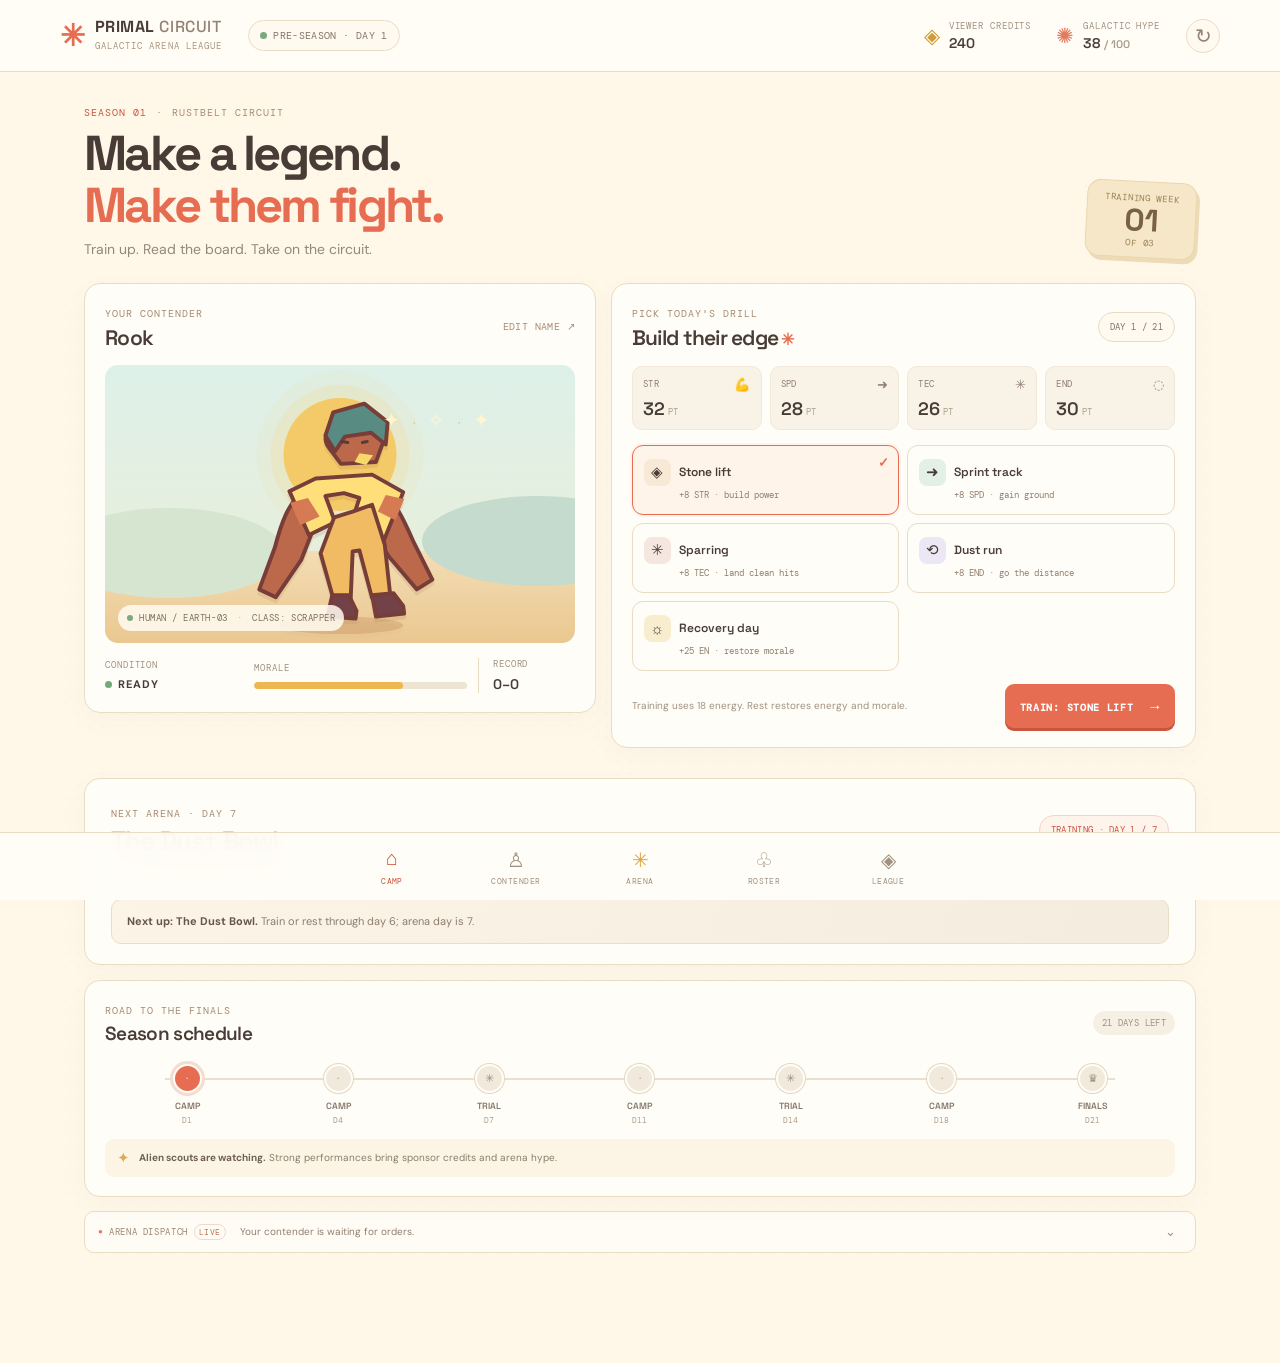
<file: index.html>
<!doctype html>
<html lang="en">
<head>
  <meta charset="utf-8">
  <meta name="viewport" content="width=device-width, initial-scale=1, viewport-fit=cover">
  <meta name="theme-color" content="#fff4d8">
  <meta name="description" content="Train a human champion for the entertainment of the galactic arena.">
  <title>PRIMAL CIRCUIT — Arena Management</title>
  <link rel="preconnect" href="https://fonts.googleapis.com">
  <link rel="preconnect" href="https://fonts.gstatic.com" crossorigin>
  <link href="https://fonts.googleapis.com/css2?family=DM+Mono:wght@400;500&family=DM+Sans:wght@400;500;600;700;800&family=Space+Grotesk:wght@500;600;700&display=swap" rel="stylesheet">
  <link rel="stylesheet" href="style.css">
</head>
<body>
  <header class="topbar">
    <a class="brand" href="#home" aria-label="Primal Circuit home"><span class="brand-mark">✳</span><span>PRIMAL<span class="brand-light"> CIRCUIT</span><small>GALACTIC ARENA LEAGUE</small></span></a>
    <div class="cycle-pill"><span class="live-dot"></span><span id="cycle-label">PRE-SEASON · DAY 1</span></div>
    <div class="hud"><div class="hud-item"><span class="hud-icon coin">◈</span><span><small>VIEWER CREDITS</small><b id="credits">240</b></span></div><div class="hud-item crowd-item"><span class="hud-icon crowd">✺</span><span><small>GALACTIC HYPE</small><b id="hype">38 <i>/ 100</i></b></span></div></div>
    <button class="icon-button" id="reset-button" aria-label="Start a new season" title="Start a new season">↻</button>
  </header>
  <main id="home">
    <section class="welcome-row"><div><div class="eyebrow"><span>SEASON 01</span><span>·</span><span>RUSTBELT CIRCUIT</span></div><h1>Make a legend.<br><span>Make them fight.</span></h1><p>Train up. Read the board. Take on the circuit.</p></div><div class="week-stamp"><span>TRAINING WEEK</span><b id="week-number">01</b><small>OF 03</small></div></section>
    <section class="dashboard-grid">
      <article class="card champion-card">
        <div class="card-heading"><div><span class="section-kicker">YOUR CONTENDER</span><h2 id="fighter-name">Rook</h2></div><button class="text-button" id="rename-button">EDIT NAME ↗</button></div>
        <div class="fighter-scene"><div class="sun-disc"></div><div class="sparkles">✦ <span>·</span> ✧ <span>·</span> ✦</div><div class="fighter-silhouette"><img src="assets/rook.svg" alt="Rook, a human gladiator in teal headgear and golden armor"></div><div class="arena-label"><span class="arena-label-dot"></span>HUMAN / EARTH-03 <span>·</span> CLASS: SCRAPPER</div></div>
        <div class="fighter-footer"><div><span class="muted-label">CONDITION</span><div class="condition-line"><span class="condition-dot"></span><b id="condition-label">READY</b></div></div><div class="morale-box"><span class="muted-label">MORALE</span><div class="morale-track"><span id="morale-fill"></span></div></div><div class="record"><span class="muted-label">RECORD</span><b id="record">0–0</b></div></div>
      </article>
      <article class="card training-card" id="training-card"><div class="card-heading"><div><span class="section-kicker">PICK TODAY'S DRILL</span><h2>Build their edge<span class="heading-spark"> ✳</span></h2></div><span class="day-pill" id="day-label">DAY 1 / 21</span></div><div class="stat-grid" id="stat-grid"></div><div class="drill-list" id="drill-list"></div><div class="action-row"><p id="action-hint">Training costs one day. Rest restores energy.</p><button class="primary-button" id="advance-button">CHOOSE A DRILL <span>→</span></button></div></article>
      <article class="card arena-card"><div class="card-heading"><div><span class="section-kicker" id="arena-kicker">NEXT ARENA · DAY 7</span><h2 id="arena-title">The Dust Bowl</h2></div><span class="match-tag" id="arena-stage">TRAINING · DAY 1 / 7</span></div><p class="arena-brief" id="arena-brief">Train your contender before the opening bout. Their stats and learned reactions carry into the arena.</p><div class="training-callout" id="training-callout"><b>Next up: the arena.</b> <span>Finish your training days to send your contender in.</span><button id="enter-arena-button" class="arena-button">ENTER TACTICAL ARENA <span>→</span></button></div><div class="arena-battle" id="arena-battle" hidden><div class="matchup"><div><span class="muted-label">YOUR CREW</span><b id="crew-name">Rook &amp; the pit crew</b></div><div class="threat"><span class="muted-label">ENEMY SQUAD</span><b id="enemy-name">The Bone Collectors</b></div></div><div class="battle-hud"><span>☀ &nbsp;DUST BOWL</span><span>INTENTS VISIBLE</span><span><b id="battle-status">PICK A REACTION</b></span></div><div class="battle-board" id="battle-board" role="grid" aria-label="Tactical battle board"></div><div class="intent-legend"><span><i class="legend-hit">×</i> Attack zone</span><span><i class="legend-push">▧</i> Blocking terrain</span><span><i class="legend-you">♟</i> Your contender</span><span><i class="legend-neutral">☄</i> Wild hazard</span></div><p class="arena-message" id="arena-message" aria-live="polite">Rollout: the Bone Collectors are sizing you up.</p><div class="reaction-heading"><div><span class="section-kicker">YOUR COUNTERMOVE</span><p>Pick reactions before resolving the turn <span>·</span> <b id="action-points">2 AP</b></p></div><span class="day-pill">INTENT PREVIEW</span></div><div class="reaction-list" id="reaction-list"></div><div class="arena-footer"><span>ENCOUNTER <b id="round-progress">1</b> OF 3 <span>·</span> <b id="trial-count">0</b> CLEARS</span><button id="trial-button" class="arena-button">RESOLVE TURN <span>→</span></button></div></div></article>
      <article class="card schedule-card"><div class="card-heading"><div><span class="section-kicker">ROAD TO THE FINALS</span><h2>Season schedule</h2></div><span class="days-remaining" id="days-remaining">21 DAYS LEFT</span></div><div class="schedule-track" id="schedule-track"></div><div class="schedule-note"><span class="note-icon">✦</span><span><b>Alien scouts are watching.</b> Strong performances bring sponsor credits and arena hype.</span></div></article>
    </section>
    <section class="activity-row"><div class="activity-title"><span class="pulse">●</span> ARENA DISPATCH <span class="dispatch-live">LIVE</span></div><div id="activity-feed" aria-live="polite"><span>Your contender is waiting for orders.</span></div><button id="feed-toggle" class="feed-toggle" aria-label="Show latest arena dispatch">⌄</button></section>
  </main>
  <nav class="bottom-nav" aria-label="Game sections"><button class="nav-item active" data-tab="CAMP"><span>⌂</span><small>CAMP</small></button><button class="nav-item" data-tab="CONTENDER"><span>♙</span><small>CONTENDER</small></button><button class="nav-item arena-nav" data-tab="ARENA"><span>✳</span><small>ARENA</small></button><button class="nav-item" data-tab="ROSTER"><span>♧</span><small>ROSTER</small></button><button class="nav-item" data-tab="LEAGUE"><span>◈</span><small>LEAGUE</small></button></nav>
  <div class="toast" id="toast" role="status" aria-live="polite"></div>
  <dialog id="result-dialog" class="result-dialog"><div class="result-sun">✳</div><span class="section-kicker">DUST BOWL · ROUND REPORT</span><h2 id="result-title">Arena report</h2><p id="result-copy"></p><div class="result-rewards" id="result-rewards"></div><button class="primary-button" id="result-close">BACK TO CAMP <span>→</span></button></dialog>
  <script src="app.js"></script>
</body>
</html>
</file>
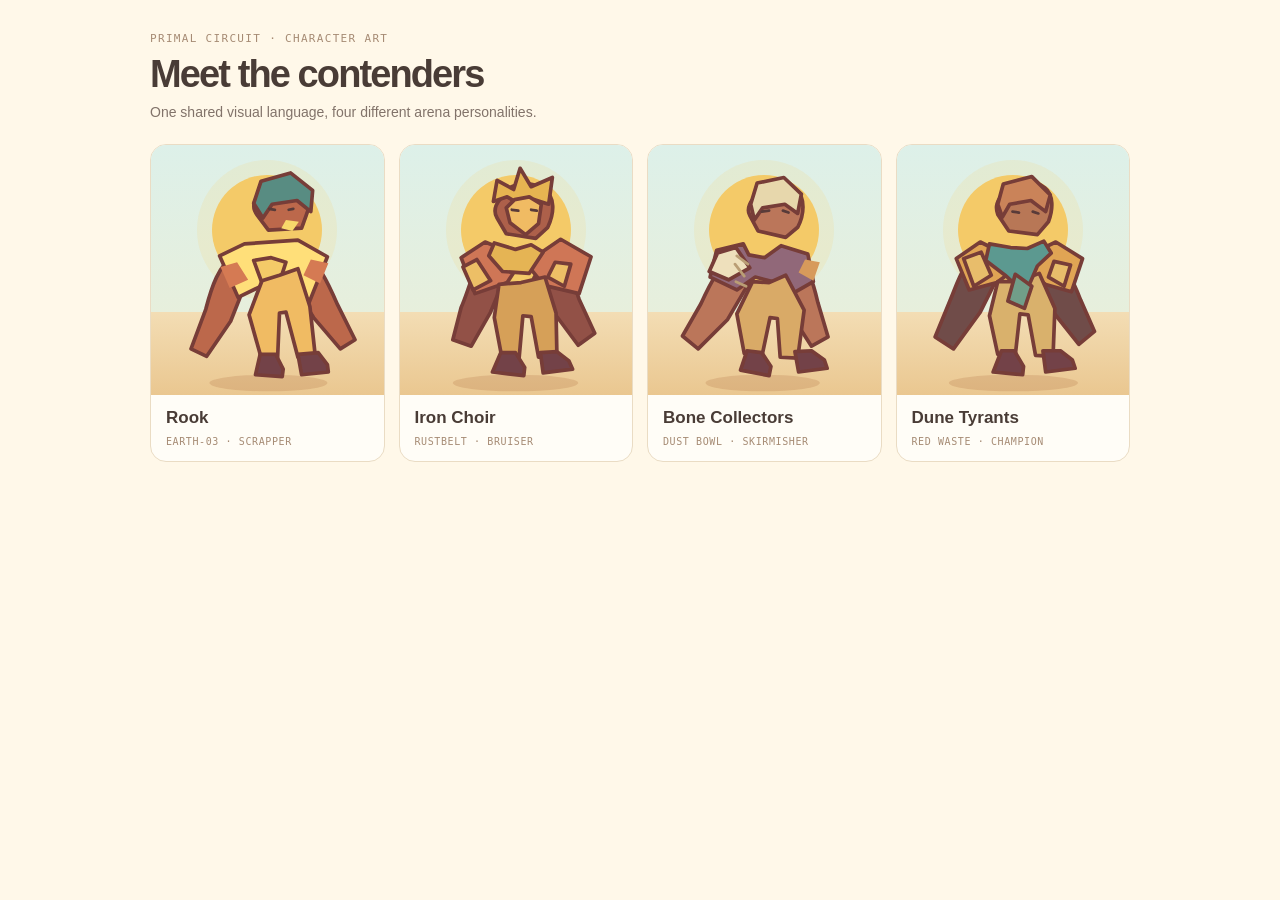
<file: contenders.html>
<!doctype html>
<html lang="en">
<head>
  <meta charset="utf-8"><meta name="viewport" content="width=device-width, initial-scale=1">
  <title>Primal Circuit — Contender Art</title>
  <style>
    *{box-sizing:border-box}body{margin:0;padding:32px 20px 50px;background:#fff8e9;color:#493c36;font:14px 'Trebuchet MS',sans-serif}.page{max-width:980px;margin:auto}.eyebrow{font:11px monospace;letter-spacing:.12em;color:#a68b74}h1{font-size:38px;letter-spacing:-.05em;margin:8px 0}p{color:#82736a;margin:0 0 24px}.grid{display:grid;grid-template-columns:repeat(auto-fit,minmax(205px,1fr));gap:14px}.card{overflow:hidden;background:#fffdf7;border:1px solid #eadcc4;border-radius:16px}.scene{height:250px;position:relative;display:grid;place-items:end center;background:linear-gradient(#ddf0e9 0%,#e7efdc 67%,#f3ddb4 67%,#eac790 100%)}.sun{position:absolute;top:30px;left:calc(50% - 55px);height:110px;width:110px;border-radius:100%;background:#f4ca68;box-shadow:0 0 0 15px #f4ca6828}.fighter{position:relative;z-index:1;height:235px;width:205px}.fighter img{height:100%;width:100%}.label{padding:13px 15px}.label h2{font-size:17px;margin:0 0 4px}.label span{font:10px monospace;letter-spacing:.06em;color:#a68b74}@media(max-width:480px){body{padding:24px 14px}h1{font-size:32px}.scene{height:220px}.fighter{height:205px}}
  </style>
</head>
<body><main class="page"><div class="eyebrow">PRIMAL CIRCUIT · CHARACTER ART</div><h1>Meet the contenders</h1><p>One shared visual language, four different arena personalities.</p><section class="grid">
  <article class="card"><div class="scene"><div class="sun"></div><div class="fighter"><img src="assets/rook.svg" alt="Rook"></div></div><div class="label"><h2>Rook</h2><span>EARTH-03 · SCRAPPER</span></div></article>
  <article class="card"><div class="scene"><div class="sun"></div><div class="fighter"><img src="assets/iron-choir.svg" alt="Iron Choir fighter"></div></div><div class="label"><h2>Iron Choir</h2><span>RUSTBELT · BRUISER</span></div></article>
  <article class="card"><div class="scene"><div class="sun"></div><div class="fighter"><img src="assets/bone-collectors.svg" alt="Bone Collectors fighter"></div></div><div class="label"><h2>Bone Collectors</h2><span>DUST BOWL · SKIRMISHER</span></div></article>
  <article class="card"><div class="scene"><div class="sun"></div><div class="fighter"><img src="assets/dune-tyrants.svg" alt="Dune Tyrants fighter"></div></div><div class="label"><h2>Dune Tyrants</h2><span>RED WASTE · CHAMPION</span></div></article>
</section></main></body></html>
</file>
<file: style.css>
:root{--ink:#493c36;--sub:#82736a;--paper:#fff8e9;--cream:#fffdf7;--line:#eadcc4;--coral:#e66d51;--coral-dark:#ca553f;--gold:#edb84f;--teal:#599488;--mint:#e1f1e7;--pink:#f7e3d8;--shadow:0 8px 24px #8967440a;--sans:'DM Sans',sans-serif;--display:'Space Grotesk',sans-serif;--mono:'DM Mono',monospace}*{box-sizing:border-box}body{margin:0;background-color:var(--paper);background-image:radial-gradient(#ddcdb21c .8px,transparent .8px);background-size:12px 12px;color:var(--ink);font:14px var(--sans);padding-bottom:90px}.topbar{height:72px;position:sticky;top:0;z-index:4;background:#fffdf7ed;backdrop-filter:blur(14px);border-bottom:1px solid var(--line);display:flex;align-items:center;padding:0 max(calc((100vw - 1160px)/2),24px);gap:26px}.brand{color:var(--ink);font:700 16px var(--display);text-decoration:none;letter-spacing:.035em;display:flex;align-items:center;gap:9px;line-height:1}.brand-mark{color:var(--coral);font-size:30px}.brand-light{font-weight:500;color:#958274}.brand small{display:block;font:9px var(--mono);letter-spacing:.12em;color:#aa9681;margin-top:5px}.cycle-pill,.day-pill,.match-tag{border:1px solid var(--line);border-radius:99px;padding:8px 11px;font:10px var(--mono);letter-spacing:.035em;color:#837365;background:#fffaf0;white-space:nowrap}.live-dot,.condition-dot,.arena-label-dot{display:inline-block;background:#79a97c;width:7px;height:7px;border-radius:50%;margin-right:6px}.hud{display:flex;gap:25px;margin-left:auto}.hud-item{display:flex;align-items:center;gap:9px}.hud-icon{font-size:21px}.coin{color:#d19b36}.crowd{color:#e47a5e}.hud-item small,.muted-label{font:9px var(--mono);letter-spacing:.1em;color:#a09180;display:block}.hud-item b{display:block;font:600 14px var(--display);margin-top:2px}.hud-item i{font-style:normal;color:#aa9c8d;font-size:11px}.icon-button{width:34px;height:34px;border:1px solid var(--line);border-radius:50%;color:#958276;background:#fffaf0;font-size:20px;cursor:pointer}main{max-width:1160px;margin:0 auto;padding:34px 24px 20px}.welcome-row{display:flex;justify-content:space-between;align-items:flex-end;margin-bottom:25px}.eyebrow,.section-kicker{font:10px var(--mono);letter-spacing:.1em;color:#a68b74}.eyebrow{display:flex;gap:9px;align-items:center}.eyebrow span:first-child{color:var(--coral-dark)}h1,h2,p{margin:0}h1{font:700 clamp(32px,4.2vw,49px)/1.06 var(--display);letter-spacing:-.055em;margin-top:9px}h1 span{color:var(--coral)}.welcome-row p{color:#95867a;margin-top:8px;font-size:14px}.week-stamp{text-align:center;background:#f5e7c7;border:1px solid #ead7ad;border-radius:14px;padding:10px 17px 8px;transform:rotate(3deg);box-shadow:3px 4px 0 #eddbb8}.week-stamp span,.week-stamp small{display:block;color:#9b8156;font:9px var(--mono);letter-spacing:.08em}.week-stamp b{display:block;font:700 31px var(--display);line-height:1.05;color:#796143}.dashboard-grid{display:grid;grid-template-columns:1.05fr 1.2fr;gap:15px}.card{background:var(--cream);border:1px solid var(--line);border-radius:16px;box-shadow:var(--shadow);padding:19px 20px}.champion-card{grid-row:span 2}.card-heading{display:flex;justify-content:space-between;align-items:center;gap:10px}.card-heading h2{font:600 21px var(--display);letter-spacing:-.035em;margin-top:3px}.text-button{border:0;background:none;color:#aa8b72;font:10px var(--mono);letter-spacing:.04em;cursor:pointer;padding:8px 0}.fighter-scene{height:278px;position:relative;overflow:hidden;border-radius:13px;margin-top:14px;background:linear-gradient(180deg,#ddf0e9 0%,#e7efdc 67%,#f3ddb4 67%,#eac790 100%)}.fighter-scene:before,.fighter-scene:after{content:"";position:absolute;border-radius:50%;background:#d6e5d0;bottom:45px;width:230px;height:90px}.fighter-scene:before{left:-51px}.fighter-scene:after{right:-77px;bottom:57px;background:#c5dbce}.sun-disc{position:absolute;width:113px;height:113px;border-radius:50%;background:#f4ca68;top:33px;left:50%;transform:translateX(-50%);box-shadow:0 0 0 13px #f4ca6828,0 0 0 27px #f4ca6812}.fighter-silhouette{position:absolute;height:248px;width:220px;left:50%;bottom:5px;transform:translateX(-50%);z-index:1;filter:drop-shadow(0 4px 0 #94604324)}.fighter-silhouette svg{width:100%;height:100%}.sparkles{position:absolute;right:18%;top:42px;z-index:2;color:#fff6cf;font-size:20px}.sparkles span{color:#ddad54;font-size:12px;margin:0 8px}.arena-label{position:absolute;left:13px;bottom:12px;z-index:2;font:9px var(--mono);color:#806f5c;letter-spacing:.06em;background:#fffbf0dd;padding:7px 9px;border-radius:30px}.arena-label-dot{width:6px;height:6px}.arena-label>span:nth-child(2){padding:0 4px;color:#d3a254}.fighter-footer{display:grid;grid-template-columns:1fr 1.5fr .65fr;align-items:center;padding-top:15px}.condition-line{margin-top:6px;font-size:11px;letter-spacing:.08em}.condition-dot{background:#75a97b}.morale-track{width:95%;height:7px;border-radius:10px;background:#eee4d2;margin-top:8px;overflow:hidden}.morale-track span{display:block;height:100%;width:70%;border-radius:10px;background:#edb84f;transition:width .25s}.record{border-left:1px solid var(--line);padding-left:14px}.record>b{display:block;margin-top:5px;font:600 14px var(--display)}.heading-spark{font-size:16px;color:var(--coral)}.day-pill{font-size:9px}.stat-grid{display:grid;grid-template-columns:repeat(4,1fr);gap:8px;margin:15px 0}.stat-chip{border-radius:10px;padding:9px 10px;background:#f9f3e7;border:1px solid #f1e8d7}.stat-chip span{display:flex;justify-content:space-between;align-items:center;color:#8f7f70;font:9px var(--mono);letter-spacing:.045em}.stat-chip i{font-style:normal;font-size:13px}.stat-chip b{display:block;font:600 18px var(--display);margin-top:4px}.stat-chip small{font:9px var(--mono);color:#ae9e8a;margin-left:3px}.drill-list{display:grid;grid-template-columns:1fr 1fr;gap:8px}.drill-option{position:relative;border:1px solid var(--line);background:#fffdf8;border-radius:11px;padding:10px 11px;text-align:left;cursor:pointer;color:var(--ink);min-height:70px;transition:transform .15s,border-color .15s,background .15s}.drill-option:hover{transform:translateY(-2px);border-color:#d9ae74}.drill-option.selected{border:1.5px solid var(--coral);background:#fff4ea;box-shadow:0 0 0 2px #e66d5110}.drill-top{display:flex;align-items:center;gap:8px}.drill-icon{width:27px;height:27px;border-radius:8px;display:grid;place-items:center;font-size:15px;background:#f8e8d6}.drill-option:nth-child(2) .drill-icon{background:#e2f0e8}.drill-option:nth-child(3) .drill-icon{background:#f6e6e0}.drill-option:nth-child(4) .drill-icon{background:#ece7f5}.drill-option:nth-child(5) .drill-icon{background:#f8edcf}.drill-name{font:600 12px var(--display)}.drill-gains{margin:5px 0 0 35px;font:9px var(--mono);color:#927e6b}.drill-gains b{color:var(--teal);font-weight:500}.drill-option.selected:after{content:'✓';position:absolute;right:9px;top:9px;color:var(--coral);font-weight:bold}.action-row{display:flex;justify-content:space-between;align-items:center;gap:12px;margin-top:13px}.action-row p{font-size:10px;color:#a09180}.primary-button,.arena-button{border:0;border-radius:9px;background:var(--coral);color:white;font:600 10px var(--mono);letter-spacing:.07em;padding:12px 15px;white-space:nowrap;cursor:pointer;box-shadow:0 3px 0 #ca553f;transition:transform .15s,background .15s}.primary-button:hover,.arena-button:hover{background:var(--coral-dark);transform:translateY(-1px)}.primary-button span,.arena-button span{font-size:15px;margin-left:10px}.arena-card{padding-bottom:15px}.match-tag{color:var(--coral-dark);border-color:#f1d3c7;background:#fff4ec;font-size:9px}.arena-art{height:125px;position:relative;overflow:hidden;border-radius:11px;margin-top:12px;background:linear-gradient(180deg,#fbe4b5,#f6d6a0 69%,#dcaa73 69%)}.arena-sun{position:absolute;right:22%;top:17px;width:52px;height:52px;border-radius:50%;background:#fff2bb;box-shadow:0 0 0 9px #fff2bb30}.arena-horizon{position:absolute;bottom:0;left:0;right:0;height:52px;background:#cf9365;clip-path:polygon(0 46%,14% 31%,30% 47%,46% 26%,62% 51%,78% 25%,100% 41%,100% 100%,0 100%)}.ring-lines{position:absolute;left:12%;right:12%;bottom:15px;height:37px;border:2px solid #a55e4790;border-radius:50%;transform:perspective(90px) rotateX(24deg)}.ring-lines i{position:absolute;inset:7px 17px;border:1px solid #a55e4766;border-radius:50%}.ring-lines i:last-child{inset:14px 35px}.arena-pennant{position:absolute;right:11%;bottom:22px;color:#fcf1d1;font-size:25px}.arena-caption{position:absolute;left:11px;top:10px;font:8px var(--mono);letter-spacing:.08em;color:#9f7357}.matchup{display:flex;justify-content:space-between;align-items:center;padding:11px 2px 10px}.matchup>div>b{display:block;font:600 13px var(--display);margin-top:5px}.threat>b{color:#d0804e!important;font-size:12px!important}.threat>b small{font:9px var(--mono);color:#aa8b72}.arena-footer{border-top:1px solid #f0e7d8;padding-top:11px;display:flex;justify-content:space-between;align-items:center}.arena-footer>span,.days-remaining{font:9px var(--mono);letter-spacing:.04em;color:#a09180}.arena-footer>span b{color:var(--coral)}.arena-button{padding:10px 13px}.schedule-card{grid-column:1/-1}.schedule-card .card-heading h2{font-size:19px}.days-remaining{background:#f6f0e4;border-radius:20px;padding:6px 9px}.schedule-track{display:grid;grid-template-columns:repeat(7,1fr);position:relative;margin:18px 7px 14px}.schedule-track:before{position:absolute;content:"";height:2px;background:#e9dfce;top:14px;left:5%;right:5%}.schedule-event{z-index:1;text-align:center}.event-dot{width:29px;height:29px;border-radius:50%;display:grid;place-items:center;margin:0 auto 7px;background:#f1eadc;border:2px solid var(--cream);box-shadow:0 0 0 1px #e4d7c2;color:#9b8c7a;font-size:11px}.schedule-event.done .event-dot{background:#dcecdf;box-shadow:0 0 0 1px #b8d5bd;color:#568462}.schedule-event.current .event-dot{background:var(--coral);box-shadow:0 0 0 3px #f5dbd0;color:white}.schedule-event b{display:block;font:600 9px var(--display);color:#83766b}.schedule-event small{display:block;margin-top:3px;font:8px var(--mono);color:#ac9c89}.schedule-note{display:flex;align-items:center;gap:9px;background:#fcf5e5;border-radius:9px;padding:9px 12px;color:#897c6d;font-size:10px}.schedule-note b{color:#6f6054}.note-icon{font-size:15px;color:#e0aa50}.activity-row{max-width:1112px;margin:14px auto 0;border:1px solid var(--line);background:#fffdf7d9;border-radius:10px;min-height:42px;display:flex;gap:14px;align-items:center;padding:0 13px}.activity-title{font:9px var(--mono);letter-spacing:.07em;color:#9e8873;white-space:nowrap}.pulse{font-size:8px;color:#e9785b;vertical-align:1px}.dispatch-live{font-size:8px;color:#bd745b;border:1px solid #efd9cd;border-radius:8px;padding:2px 4px}.activity-row #activity-feed{font-size:10px;color:#907f70;flex:1;white-space:nowrap;overflow:hidden;text-overflow:ellipsis}.feed-toggle{background:none;border:0;color:#a38e7d;cursor:pointer}.bottom-nav{position:fixed;bottom:0;left:0;right:0;height:68px;padding:5px max(calc((100vw - 620px)/2),16px) calc(5px + env(safe-area-inset-bottom));z-index:5;display:flex;justify-content:space-around;background:#fffdf7f2;backdrop-filter:blur(15px);border-top:1px solid var(--line)}.nav-item{min-width:62px;display:grid;justify-items:center;align-content:center;gap:3px;border:0;background:none;color:#a09180;cursor:pointer}.nav-item>span{height:25px;font-size:20px}.nav-item small{font:8px var(--mono);letter-spacing:.06em}.nav-item.active{color:var(--coral-dark)}.nav-item.active>span{transform:translateY(-1px)}.arena-nav>span{color:#dba63f}.toast{position:fixed;z-index:10;bottom:83px;left:50%;transform:translate(-50%,12px);opacity:0;background:#fff9ea;border:1px solid #e7d5b9;box-shadow:0 5px 22px #6c51431c;border-radius:10px;padding:11px 16px;font-size:12px;transition:.2s;pointer-events:none;max-width:calc(100vw - 30px)}.toast.show{opacity:1;transform:translate(-50%,0)}.result-dialog{border:1px solid var(--line);border-radius:20px;background:#fffdf7;color:var(--ink);text-align:center;padding:28px;width:min(390px,calc(100% - 28px));box-shadow:0 20px 70px #44301e38}.result-dialog::backdrop{background:#55463a65;backdrop-filter:blur(3px)}.result-sun{margin:0 auto 12px;width:55px;height:55px;border-radius:50%;display:grid;place-items:center;background:#fae7b6;color:#d79539;font-size:29px}.result-dialog h2{font:700 26px var(--display);margin:5px 0 7px}.result-dialog>p{color:#907f70;font-size:13px;line-height:1.55;margin-bottom:15px}.result-rewards{display:flex;justify-content:center;gap:9px;margin:12px 0 19px}.reward-pill{border-radius:20px;padding:7px 10px;background:#f6efdf;font:10px var(--mono);color:#967b56}.result-dialog .primary-button{width:100%}@media(max-width:760px){.topbar{height:60px;padding:0 16px;gap:10px}.brand{font-size:14px;gap:6px}.brand-mark{font-size:26px}.brand small{font-size:7px}.cycle-pill{font-size:8px;padding:7px 8px;margin-left:auto}.hud{gap:12px;margin-left:0}.hud-item{gap:5px}.hud-icon{font-size:17px}.hud-item small{font-size:7px}.hud-item b{font-size:12px}.crowd-item{display:none}.icon-button{flex:none;width:30px;height:30px}main{padding:23px 16px 14px}.welcome-row{margin-bottom:18px}h1{font-size:36px}.welcome-row p{font-size:12px}.week-stamp{padding:8px 12px}.week-stamp span,.week-stamp small{font-size:7px}.week-stamp b{font-size:26px}.dashboard-grid{grid-template-columns:1fr;gap:11px}.champion-card{grid-row:auto}.card{padding:15px}.fighter-scene{height:235px}.fighter-silhouette{height:216px}.schedule-card{grid-column:auto}.schedule-track{margin-left:0;margin-right:0}.schedule-event b{font-size:8px}.schedule-event small{font-size:7px}.activity-row{margin:12px 16px 0;gap:8px;padding:0 10px}.activity-title{font-size:8px}.activity-row #activity-feed{font-size:9px}}@media(max-width:390px){.cycle-pill{font-size:7px}.brand{font-size:12px}.brand small{font-size:6px}.hud-item small{font-size:6px}.stat-grid{gap:5px}.stat-chip{padding:8px 6px}.stat-chip span{font-size:7px}.drill-option{padding:9px 8px}.action-row{align-items:flex-start;flex-direction:column}.primary-button{width:100%}.schedule-event small{font-size:6px}}
.fighter-silhouette img{width:100%;height:100%;display:block}
/* Telegraph-first arena encounter */
.arena-card{grid-column:1/-1;padding:24px 26px 20px;background:#fffdf7}.arena-card>.card-heading h2{font-size:26px}.arena-card .matchup{padding:15px 2px 12px}.arena-card .matchup>div>b{font-size:15px}.battle-hud{display:flex;align-items:center;justify-content:space-between;padding:9px 12px;background:#f6f0e4;border:1px solid #eee4d2;border-bottom:0;border-radius:11px 11px 0 0;color:#95836e;font:9px var(--mono);letter-spacing:.09em}.battle-hud span:nth-child(2){color:#599488}.battle-hud span:last-child{color:#b87848}.battle-hud span:last-child b{color:#ca704e;font-weight:500}.battle-board{--tile-size:clamp(84px,12.4vw,132px);display:grid;grid-template-columns:repeat(4,minmax(0,1fr));grid-template-rows:repeat(3,var(--tile-size));gap:6px;padding:10px;background-color:#f0e4d0;background-image:radial-gradient(#b69a7230 1px,transparent 1px);background-size:12px 12px;border:1px solid #e5d6be;border-radius:0 0 11px 11px}.board-tile{position:relative;display:flex;flex-direction:column;align-items:center;justify-content:center;gap:2px;min-width:0;overflow:hidden;border:1px solid #d8cbb7;border-radius:9px;background:linear-gradient(145deg,#fff9eb,#f6ecd9);box-shadow:inset 0 -4px 0 #dfcfb627}.board-tile.aimed-tile{border:1.5px solid #dc755b;background:linear-gradient(145deg,#fff0e6,#fae5d6);box-shadow:inset 0 0 0 3px #e977571c,0 0 12px #db714124}.board-tile.occupied{background:linear-gradient(145deg,#faf4e8,#e8dcc4)}.board-tile.player-tile{border:2px solid #599488;background:linear-gradient(150deg,#e6f3e9,#d8eadb);box-shadow:inset 0 0 0 3px #fff7e7}.tile-unit{display:grid;place-items:center;width:36px;height:36px;border-radius:12px;font-size:23px}.player-unit{background:#599488;color:white}.enemy-unit{background:#e8c5a6;color:#795140}.board-tile>b{position:relative;z-index:1;max-width:100%;padding:0 3px;text-align:center;font:8px var(--mono);letter-spacing:.015em;color:#725f50}.board-tile>small{position:relative;z-index:1;font:9px var(--mono);letter-spacing:2px;color:#d86e57;white-space:nowrap}.foe-intent{position:absolute;z-index:2;top:5px;left:50%;transform:translateX(-50%);max-width:calc(100% - 8px);padding:3px 5px;border-radius:10px;background:#df755b;color:#fffdf7;font:7px var(--mono);white-space:nowrap;letter-spacing:.03em}.target-marker{position:absolute;right:7px;bottom:6px;color:#d7614b;font:600 19px var(--display)}.intent-legend{display:flex;align-items:center;justify-content:center;gap:22px;min-height:35px;font:9px var(--mono);color:#958573}.intent-legend span{display:flex;align-items:center;gap:5px}.intent-legend i{font-style:normal;font-size:14px}.legend-hit{color:#d96f56}.legend-push{color:#bb853b}.legend-you{color:#599488}.reaction-heading{display:flex;justify-content:space-between;align-items:center;margin:13px 1px 9px}.reaction-heading p{margin-top:4px;font:10px var(--mono);color:#9a8979}.reaction-heading p>span{padding:0 5px;color:#d5c3ac}.reaction-heading p>b{color:#d36d53;font-weight:500}.reaction-list{display:grid;grid-template-columns:repeat(4,minmax(0,1fr));gap:9px}.reaction-card{display:grid;grid-template-columns:33px 1fr;grid-template-rows:auto auto;align-items:center;gap:3px 9px;min-width:0;min-height:82px;padding:10px;border:1px solid #eadcc4;border-radius:11px;background:#fffdf8;color:#493c36;text-align:left;cursor:pointer;transition:background .15s,border-color .15s,transform .15s}.reaction-card:hover:not(:disabled){transform:translateY(-2px);border-color:#dbb588}.reaction-card.chosen{border:1.5px solid var(--coral);background:#fff3e8;box-shadow:0 0 0 2px #e66d5110}.reaction-card:disabled{cursor:default;opacity:.61}.reaction-icon{grid-row:1/3;display:grid;place-items:center;width:32px;height:32px;border-radius:9px;background:#e6f0e8;font-size:17px;color:#589083}.reaction-icon.move{background:#e2f1e8;color:#4f9b7f}.reaction-icon.attack{background:#f8e6dc;color:#d06750}.reaction-icon.push{background:#f6ecd4;color:#bc8b3c}.reaction-copy{display:block;min-width:0}.reaction-copy>b{display:block;font:600 12px var(--display)}.reaction-copy>small{display:block;overflow:hidden;color:#958572;font:8px var(--mono);text-overflow:ellipsis;white-space:nowrap}.reaction-type,.reaction-cost{font:8px var(--mono);letter-spacing:.06em;color:#a38e78}.reaction-type{grid-column:2}.reaction-cost{position:absolute;right:9px;top:9px;border-radius:9px;padding:3px 5px;background:#f5eedf;color:#b77b4e}.reaction-card{position:relative;padding-right:39px}.arena-card .arena-footer{margin-top:13px;padding-top:13px}.arena-footer>span>span{padding:0 3px;color:#d3c0a7}.arena-footer>span>b:last-child{color:#599488}.arena-card #trial-button{min-width:168px}.arena-card #trial-button:disabled{opacity:.58;cursor:wait;transform:none}.board-tile,.tile-unit{transition:transform .2s,background .2s,box-shadow .2s}.board-tile.player-tile .player-unit{animation:unit-arrive .22s ease-out}@keyframes unit-arrive{from{transform:translateY(5px) scale(.85)}to{transform:translateY(0) scale(1)}}@media(max-width:760px){.arena-card{grid-column:auto;padding:17px 15px}.arena-card>.card-heading h2{font-size:23px}.battle-board{--tile-size:clamp(70px,19vw,118px);gap:4px;padding:7px}.board-tile>b{font-size:7px}.tile-unit{width:31px;height:31px;font-size:20px}.foe-intent{font-size:6px}.intent-legend{gap:12px;font-size:8px}.reaction-list{grid-template-columns:repeat(2,minmax(0,1fr))}.reaction-card{min-height:68px}.battle-hud{font-size:7px;letter-spacing:.04em}.arena-card .matchup>div>b{font-size:13px}}@media(max-width:390px){.battle-board{--tile-size:clamp(61px,19.2vw,76px);gap:3px;padding:5px}.board-tile>b{font-size:6px}.board-tile>small{font-size:7px;letter-spacing:1px}.foe-intent{font-size:5px;top:3px;padding:2px 3px}.tile-unit{width:26px;height:26px;font-size:17px}.intent-legend{gap:7px;font-size:7px}.reaction-card{grid-template-columns:27px 1fr;gap:3px 6px;padding:8px 32px 8px 7px}.reaction-icon{width:27px;height:27px;font-size:15px}.reaction-copy>b{font-size:11px}.reaction-copy>small{font-size:7px}.reaction-type{font-size:7px}.arena-card #trial-button{min-width:148px}}

.arena-brief{margin-top:9px;color:#8e7d6f;font-size:12px;line-height:1.55}.arena-battle[hidden],.training-card[hidden],.training-callout[hidden]{display:none!important}.training-callout{margin-top:14px;padding:13px 15px;border:1px solid #e9ddc8;border-radius:10px;background:linear-gradient(110deg,#fbf4e7,#f4eddf);color:#8e7d6f;font-size:11px;line-height:1.5}.training-callout b{color:#665548}.arena-card{align-self:start}.dashboard-grid{align-items:start}
.battle-board{--tile-size:clamp(34px,5.25vw,59px);grid-template-columns:repeat(8,minmax(0,1fr));grid-template-rows:repeat(8,var(--tile-size));gap:4px;padding:9px}.board-tile{border-radius:6px;gap:1px}.board-tile>b{font-size:6px;letter-spacing:0}.board-tile>small{font-size:7px;letter-spacing:1px}.tile-unit{width:23px;height:23px;border-radius:7px;font-size:16px}.foe-intent{top:2px;max-width:calc(100% - 4px);padding:2px 3px;font-size:5px;letter-spacing:0}.target-marker{right:3px;bottom:2px;font-size:13px}.terrain-rock,.terrain-scrap{border:1px solid #a88e6b;background:repeating-linear-gradient(135deg,#ddceb4,#ddceb4 5px,#d1bea0 5px,#d1bea0 9px);box-shadow:inset 0 0 0 2px #f7eedf}.terrain-vent,.terrain-spike{background:#f8e9d5;box-shadow:inset 0 0 0 2px #da9b6e}.terrain-icon{font-size:18px;color:#927858}.wild-unit{border-color:#8c78a3;background:linear-gradient(145deg,#eee5f4,#e0d4eb)}.wild-icon{background:#85709a;color:white}.wild-intent{background:#7e6c91}.board-tile.aimed-tile{box-shadow:inset 0 0 0 2px #e9775738,0 0 7px #db714124}.arena-message{min-height:26px;padding:5px 9px;border-radius:7px;background:#f8f2e7;color:#8f7b68;font:9px var(--mono)}.legend-neutral{color:#816b95}@media(max-width:760px){.battle-board{--tile-size:clamp(31px,8.8vw,54px);gap:3px;padding:6px}.tile-unit{width:20px;height:20px;font-size:14px}.board-tile>b{font-size:5px}.board-tile>small{font-size:6px;letter-spacing:0}.foe-intent{font-size:4px;padding:1px 2px}.intent-legend{flex-wrap:wrap;gap:7px 12px;min-height:39px}.arena-message{font-size:8px}}@media(max-width:390px){.battle-board{--tile-size:clamp(28px,8.7vw,34px);gap:2px;padding:5px}.tile-unit{width:16px;height:16px;font-size:11px}.board-tile>b{font-size:4px}.foe-intent{font-size:3px}.target-marker{font-size:10px}}

.battle-board{width:min(100%,600px);margin:0 auto;--tile-size:clamp(34px,5.4vw,62px)}.arena-battle{max-width:790px;margin:0 auto}.battle-hud{max-width:600px;margin:0 auto}.intent-legend{padding:2px}.arena-message{max-width:600px;margin:4px auto 0}.reaction-heading,.reaction-list,.arena-battle>.arena-footer{max-width:790px;margin-left:auto;margin-right:auto}.battle-board .board-tile{aspect-ratio:1}.battle-board .board-tile.occupied{background-color:#f1e2ce}@media(max-width:760px){.battle-board{width:100%;--tile-size:clamp(30px,9vw,56px);gap:2px;padding:5px}.arena-battle{max-width:100%}.battle-hud{max-width:100%}.arena-message{max-width:100%}}

#arena-battle[hidden]{display:none!important}#battle-board{display:grid!important;visibility:visible!important;opacity:1!important;min-height:0;aspect-ratio:1/1;width:min(100%,600px);grid-template-columns:repeat(8,minmax(0,1fr));grid-template-rows:repeat(8,minmax(0,1fr));border:2px solid #ad8f68;border-radius:13px;background-color:#d9c5a5;background-image:linear-gradient(#baa17b22 1px,transparent 1px),linear-gradient(90deg,#baa17b22 1px,transparent 1px);background-size:12.5% 12.5%;box-shadow:0 4px 0 #cfb996,0 10px 24px #684d291a}#battle-board>.board-tile{width:100%;height:100%;min-width:0;min-height:0;aspect-ratio:auto}.arena-battle:not([hidden]){display:block}.terrain-rock,.terrain-scrap{position:relative}.terrain-rock:after,.terrain-scrap:after{content:'BLOCK';position:absolute;bottom:2px;font:5px var(--mono);color:#765f40}.arena-battle .battle-hud{width:min(100%,600px)}.arena-battle .intent-legend{width:min(100%,600px);margin:auto}.training-callout #enter-arena-button{display:block;margin-top:11px;background:#599488;box-shadow:0 3px 0 #417568}
</file>
